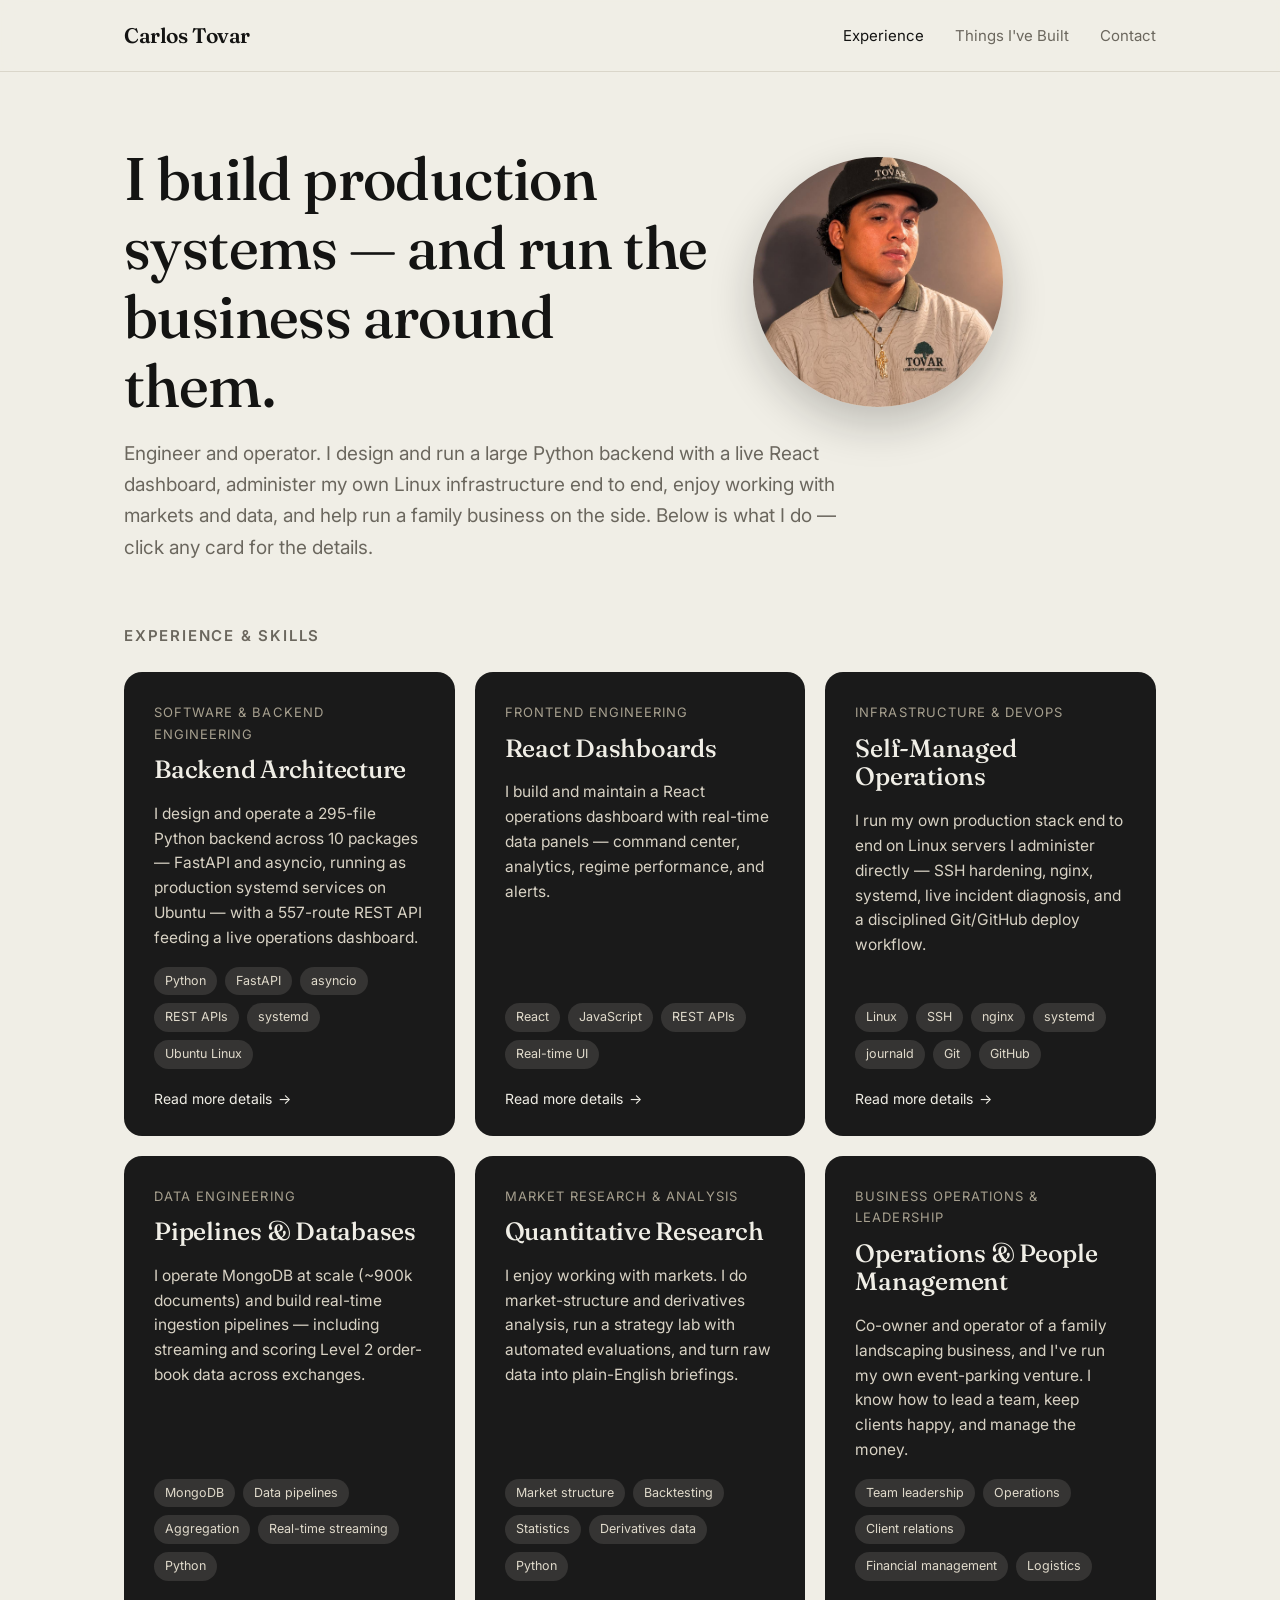
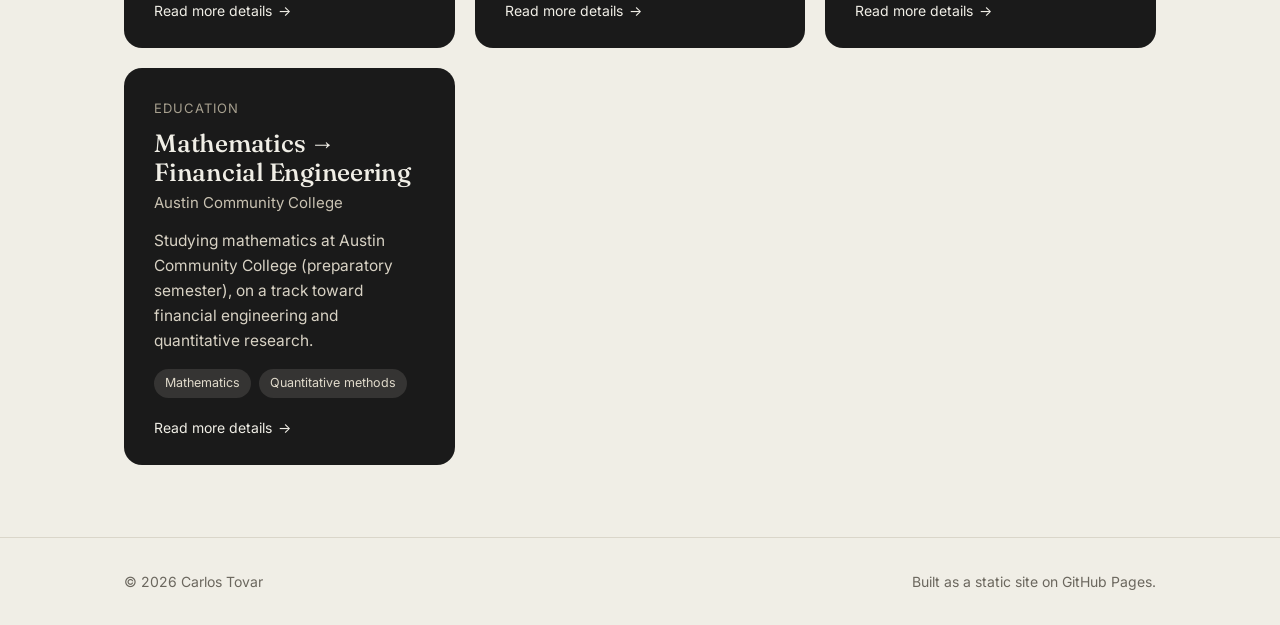
<file: docs/index.html>
<!DOCTYPE html>
<html lang="en">
<head>
  <meta charset="UTF-8">
  <meta name="viewport" content="width=device-width, initial-scale=1.0">
  <title>Carlos Tovar — Experience</title>
  <meta name="description" content="Carlos Tovar — builder of autonomous, multi-agent systems and self-managed production infrastructure.">
  <link rel="preconnect" href="https://fonts.googleapis.com">
  <link rel="preconnect" href="https://fonts.gstatic.com" crossorigin>
  <link href="https://fonts.googleapis.com/css2?family=Fraunces:opsz,wght@9..144,400;9..144,500;9..144,600&family=Inter:wght@400;500;600&display=swap" rel="stylesheet">
  <link rel="stylesheet" href="assets/css/style.css">
</head>
<body data-page="experience">
  <header class="site-header">
    <div class="wrap">
      <a class="brand" href="index.html">Carlos Tovar</a>
      <nav class="nav">
        <a href="index.html" class="active">Experience</a>
        <a href="built.html">Things I've Built</a>
        <a href="contact.html">Contact</a>
      </nav>
    </div>
  </header>

  <main class="wrap">
    <section class="hero">
      <div class="hero-head">
        <h1>I build production systems — and run the business around them.</h1>
        <img class="hero-photo" src="images/profile.jpg" alt="Carlos Tovar">
      </div>
      <p>Engineer and operator. I design and run a large Python backend with a live React
         dashboard, administer my own Linux infrastructure end to end, enjoy working with
         markets and data, and help run a family business on the side. Below is what I do —
         click any card for the details.</p>
    </section>

    <section class="section">
      <h2 class="section-title">Experience &amp; Skills</h2>
      <div id="cards" class="grid"></div>
    </section>
  </main>

  <footer class="site-footer">
    <div class="wrap">
      <span>© <span id="year"></span> Carlos Tovar</span>
      <span>Built as a static site on GitHub Pages.</span>
    </div>
  </footer>

  <script>document.getElementById("year").textContent = new Date().getFullYear();</script>
  <script src="assets/js/site.js"></script>
</body>
</html>
</file>
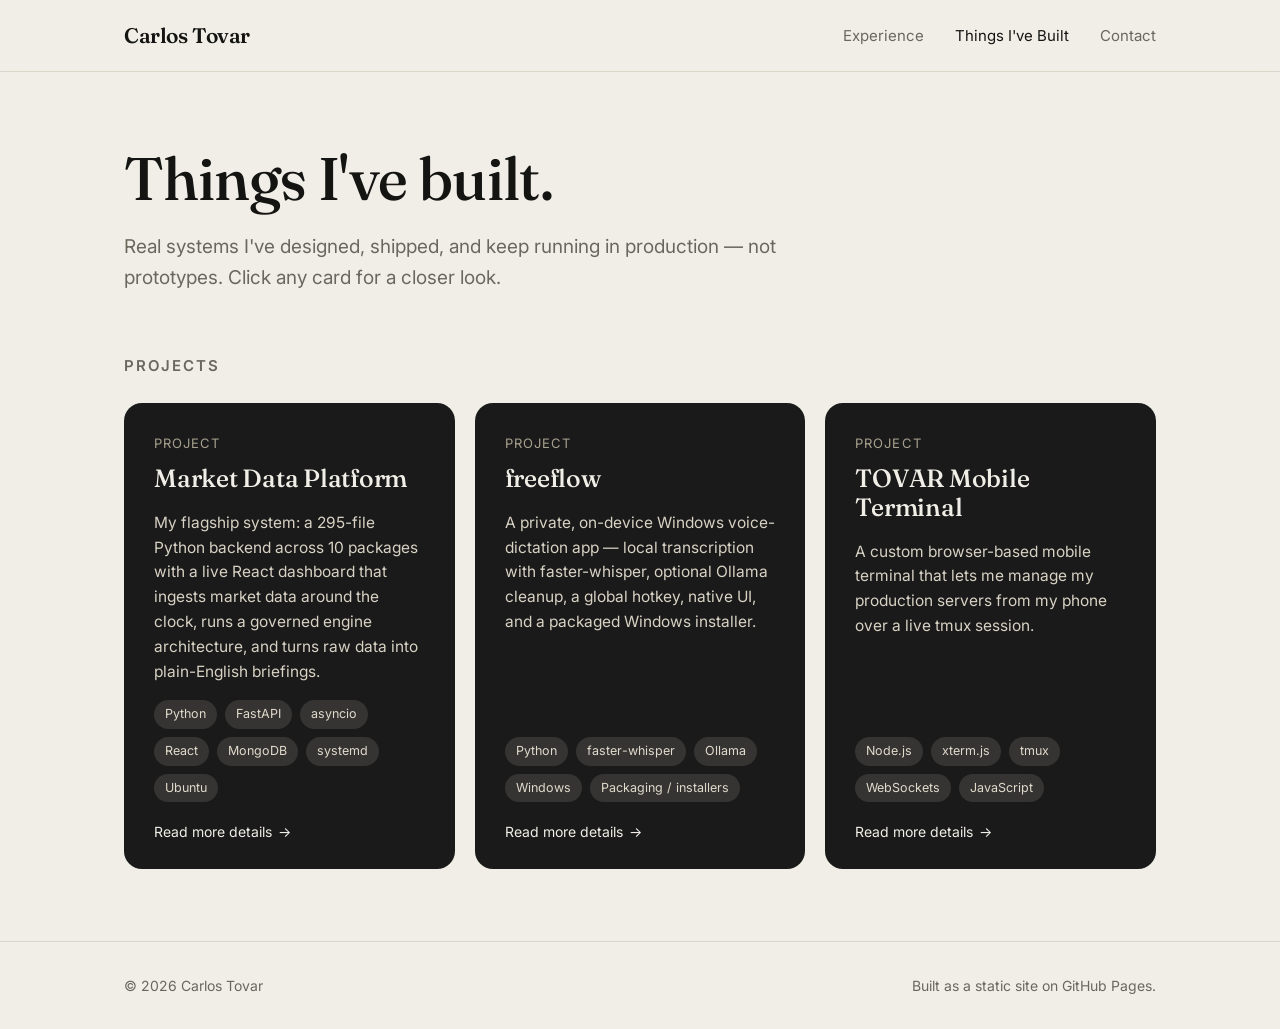
<file: docs/built.html>
<!DOCTYPE html>
<html lang="en">
<head>
  <meta charset="UTF-8">
  <meta name="viewport" content="width=device-width, initial-scale=1.0">
  <title>Carlos Tovar — Things I've Built</title>
  <meta name="description" content="Projects Carlos Tovar has designed and shipped.">
  <link rel="preconnect" href="https://fonts.googleapis.com">
  <link rel="preconnect" href="https://fonts.gstatic.com" crossorigin>
  <link href="https://fonts.googleapis.com/css2?family=Fraunces:opsz,wght@9..144,400;9..144,500;9..144,600&family=Inter:wght@400;500;600&display=swap" rel="stylesheet">
  <link rel="stylesheet" href="assets/css/style.css">
</head>
<body data-page="built">
  <header class="site-header">
    <div class="wrap">
      <a class="brand" href="index.html">Carlos Tovar</a>
      <nav class="nav">
        <a href="index.html">Experience</a>
        <a href="built.html" class="active">Things I've Built</a>
        <a href="contact.html">Contact</a>
      </nav>
    </div>
  </header>

  <main class="wrap">
    <section class="hero">
      <h1>Things I've built.</h1>
      <p>Real systems I've designed, shipped, and keep running in production —
         not prototypes. Click any card for a closer look.</p>
    </section>

    <section class="section">
      <h2 class="section-title">Projects</h2>
      <div id="cards" class="grid"></div>
    </section>
  </main>

  <footer class="site-footer">
    <div class="wrap">
      <span>© <span id="year"></span> Carlos Tovar</span>
      <span>Built as a static site on GitHub Pages.</span>
    </div>
  </footer>

  <script>document.getElementById("year").textContent = new Date().getFullYear();</script>
  <script src="assets/js/site.js"></script>
</body>
</html>
</file>
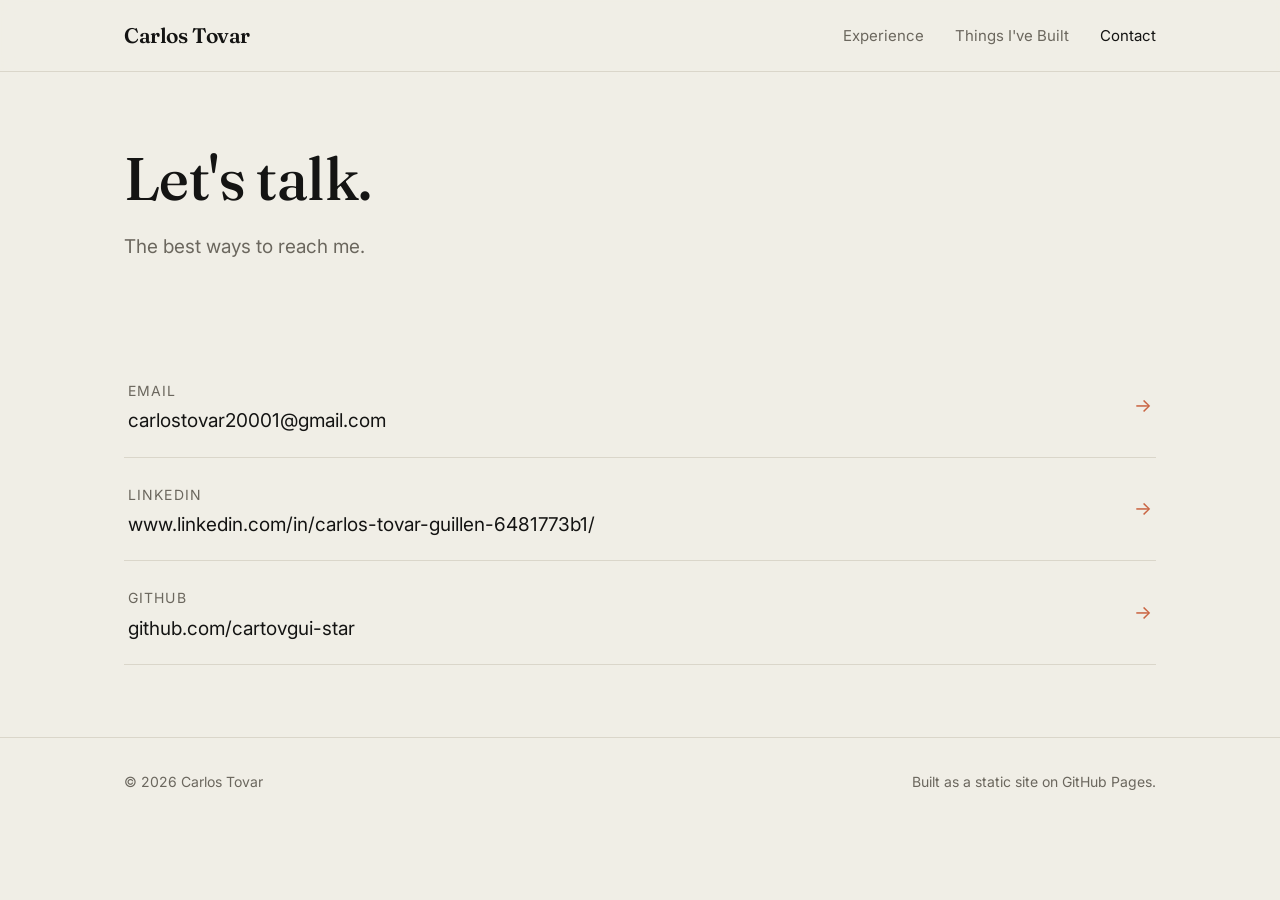
<file: docs/contact.html>
<!DOCTYPE html>
<html lang="en">
<head>
  <meta charset="UTF-8">
  <meta name="viewport" content="width=device-width, initial-scale=1.0">
  <title>Carlos Tovar — Contact</title>
  <meta name="description" content="Get in touch with Carlos Tovar.">
  <link rel="preconnect" href="https://fonts.googleapis.com">
  <link rel="preconnect" href="https://fonts.gstatic.com" crossorigin>
  <link href="https://fonts.googleapis.com/css2?family=Fraunces:opsz,wght@9..144,400;9..144,500;9..144,600&family=Inter:wght@400;500;600&display=swap" rel="stylesheet">
  <link rel="stylesheet" href="assets/css/style.css">
</head>
<body data-page="contact">
  <header class="site-header">
    <div class="wrap">
      <a class="brand" href="index.html">Carlos Tovar</a>
      <nav class="nav">
        <a href="index.html">Experience</a>
        <a href="built.html">Things I've Built</a>
        <a href="contact.html" class="active">Contact</a>
      </nav>
    </div>
  </header>

  <main class="wrap">
    <section class="hero">
      <h1>Let's talk.</h1>
      <p>The best ways to reach me.</p>
    </section>

    <section class="section">
      <div id="contact"></div>
    </section>
  </main>

  <footer class="site-footer">
    <div class="wrap">
      <span>© <span id="year"></span> Carlos Tovar</span>
      <span>Built as a static site on GitHub Pages.</span>
    </div>
  </footer>

  <script>document.getElementById("year").textContent = new Date().getFullYear();</script>
  <script src="assets/js/site.js"></script>
</body>
</html>
</file>
<file: docs/assets/css/style.css>
/* ============================================================
   Portfolio styles — Anthropic-inspired (cream + black + serif)
   Site-wide colors live here in :root. Change these to reskin.
   ============================================================ */
:root {
  --bg: #F0EEE6;          /* page background (warm cream) */
  --card-bg: #1A1A1A;     /* card / footer background (near-black) */
  --card-text: #F0EEE6;   /* text on dark cards */
  --black: #141413;       /* buttons / accents / headings */
  --muted: #6B675E;       /* secondary text */
  --line: #DAD6CA;        /* hairline borders on cream */
  --tag-bg: #E8E4D8;      /* skill tag chips on cream */
  --accent: #C96442;      /* warm terracotta accent */
  --max: 1080px;
}

* { box-sizing: border-box; }

html { scroll-behavior: smooth; }

body {
  margin: 0;
  background: var(--bg);
  color: var(--black);
  font-family: 'Inter', system-ui, -apple-system, sans-serif;
  font-size: 17px;
  line-height: 1.65;
  -webkit-font-smoothing: antialiased;
}

h1, h2, h3 {
  font-family: 'Fraunces', Georgia, serif;
  font-weight: 500;
  line-height: 1.15;
  letter-spacing: -0.01em;
}

a { color: inherit; }

/* ---------- Layout ---------- */
.wrap { max-width: var(--max); margin: 0 auto; padding: 0 24px; }

/* ---------- Header / nav ---------- */
.site-header {
  border-bottom: 1px solid var(--line);
  position: sticky;
  top: 0;
  background: rgba(240, 238, 230, 0.85);
  backdrop-filter: blur(8px);
  z-index: 10;
}
.site-header .wrap {
  display: flex;
  align-items: center;
  justify-content: space-between;
  padding-top: 18px;
  padding-bottom: 18px;
}
.brand {
  font-family: 'Fraunces', serif;
  font-size: 21px;
  font-weight: 600;
  text-decoration: none;
  letter-spacing: -0.02em;
}
.nav a {
  text-decoration: none;
  margin-left: 26px;
  font-size: 15px;
  color: var(--muted);
  transition: color 0.15s ease;
}
.nav a:hover, .nav a.active { color: var(--black); }

/* ---------- Hero ---------- */
.hero { padding: 72px 0 40px; }
.hero h1 { font-size: clamp(38px, 6vw, 60px); margin: 0 0 18px; max-width: 15ch; }
.hero p { font-size: 19px; color: var(--muted); max-width: 60ch; margin: 0; }

.hero-head { display: flex; align-items: center; gap: 44px; margin-bottom: 18px; }
.hero-head h1 { margin: 0; flex: 0 1 auto; }
.hero-photo {
  width: 250px; height: 250px; flex-shrink: 0;
  object-fit: cover; border-radius: 50%;
  box-shadow: 0 18px 44px rgba(20,20,19,0.22);
}
@media (max-width: 760px) {
  .hero-head { flex-direction: column-reverse; align-items: flex-start; gap: 22px; }
  .hero-photo { width: 150px; height: 150px; }
}

/* ---------- Section titles ---------- */
.section { padding: 24px 0 72px; }
.section-title { font-size: 15px; text-transform: uppercase; letter-spacing: 0.12em;
  font-family: 'Inter', sans-serif; font-weight: 600; color: var(--muted); margin: 0 0 28px; }

/* ---------- Cards grid ---------- */
.grid { display: grid; gap: 20px; grid-template-columns: repeat(auto-fill, minmax(320px, 1fr)); }

.card {
  background: var(--card-bg);
  color: var(--card-text);
  border-radius: 18px;
  padding: 30px 30px 26px;
  text-decoration: none;
  display: flex;
  flex-direction: column;
  min-height: 240px;
  transition: transform 0.18s ease, box-shadow 0.18s ease;
}
.card:hover { transform: translateY(-4px); box-shadow: 0 16px 40px rgba(20,20,19,0.18); }
.card .eyebrow { font-size: 13px; letter-spacing: 0.08em; text-transform: uppercase;
  color: #A7A08F; margin-bottom: 10px; }
.card h3 { font-size: 25px; margin: 0 0 4px; color: var(--card-text); }
.card .role { font-size: 15px; color: #C9C2B2; margin-bottom: 14px; }
.card .summary { font-size: 15.5px; color: #D8D2C4; line-height: 1.6; flex: 1; }
.card .more { margin-top: 18px; font-size: 14px; color: var(--card-text);
  display: inline-flex; align-items: center; gap: 6px; }
.card .more::after { content: "→"; transition: transform 0.15s ease; }
.card:hover .more::after { transform: translateX(4px); }

/* thumbnail for "built" cards */
.card .thumb { width: calc(100% + 60px); margin: -30px -30px 20px; height: 180px;
  object-fit: cover; border-radius: 18px 18px 0 0; display: block; }

/* ---------- Tags ---------- */
.tags { display: flex; flex-wrap: wrap; gap: 8px; margin-top: 16px; }
.tag { font-size: 12.5px; background: rgba(240,238,230,0.12); color: #E0DACB;
  padding: 4px 11px; border-radius: 999px; }
/* tags on cream (detail pages) */
.tags-light .tag { background: var(--tag-bg); color: var(--black); }

/* ---------- Detail page ---------- */
.detail { padding: 56px 0 80px; max-width: 760px; }
.back { text-decoration: none; color: var(--muted); font-size: 15px; display: inline-block; margin-bottom: 32px; }
.back:hover { color: var(--black); }
.detail .eyebrow { font-size: 14px; letter-spacing: 0.08em; text-transform: uppercase; color: var(--accent); margin-bottom: 8px; }
.detail h1 { font-size: clamp(34px, 5vw, 46px); margin: 0 0 6px; }
.detail .meta { font-size: 16px; color: var(--muted); margin-bottom: 32px; }
.detail p { font-size: 18px; margin: 0 0 20px; }
.detail h2 { font-size: 24px; margin: 40px 0 14px; }
.detail ul { padding-left: 22px; }
.detail li { margin-bottom: 10px; }

.btn { display: inline-block; background: var(--black); color: var(--bg);
  text-decoration: none; padding: 13px 26px; border-radius: 999px; font-size: 15px;
  font-weight: 500; margin-top: 8px; transition: opacity 0.15s ease; }
.btn:hover { opacity: 0.85; }

.gallery { display: grid; gap: 14px; grid-template-columns: repeat(auto-fill, minmax(240px, 1fr)); margin: 24px 0 8px; }
.gallery img { width: 100%; border-radius: 12px; display: block; border: 1px solid var(--line); }

/* ---------- Contact ---------- */
.contact-list { list-style: none; padding: 0; margin: 28px 0 0; }
.contact-list li { border-bottom: 1px solid var(--line); }
.contact-list a { display: flex; justify-content: space-between; align-items: center;
  padding: 20px 4px; text-decoration: none; font-size: 19px; transition: padding 0.15s ease; }
.contact-list a:hover { padding-left: 12px; }
.contact-list .label { color: var(--muted); font-size: 14px; text-transform: uppercase; letter-spacing: 0.08em; }
.contact-list .arrow { color: var(--accent); }

/* ---------- Footer ---------- */
.site-footer { border-top: 1px solid var(--line); padding: 32px 0; color: var(--muted); font-size: 14px; }
.site-footer .wrap { display: flex; justify-content: space-between; flex-wrap: wrap; gap: 10px; }

/* ---------- Empty / loading states ---------- */
.empty { color: var(--muted); font-style: italic; }

@media (max-width: 600px) {
  .hero { padding: 48px 0 28px; }
  .nav a { margin-left: 16px; }
  .brand { font-size: 18px; }
}
</file>
